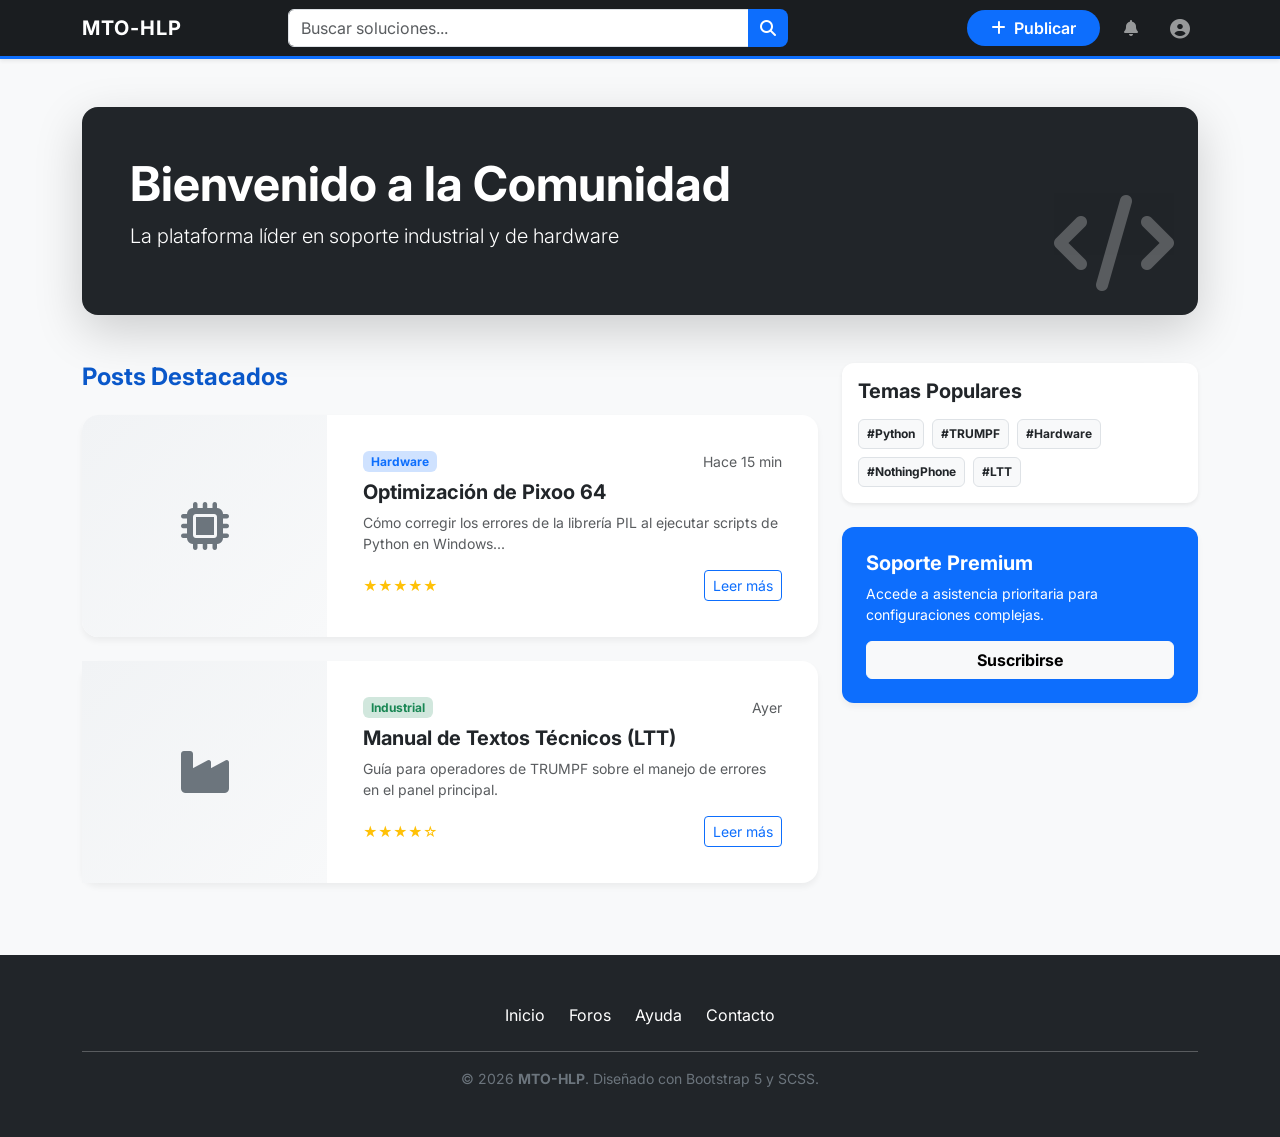
<file: index.html>
<!DOCTYPE html>
<html lang="es">
<head>
    <meta charset="UTF-8">
    <meta name="viewport" content="width=device-width, initial-scale=1.0">
    <title>MTO-HLP | Comunidad y Soporte Técnico</title>

    <link href="https://fonts.googleapis.com/css2?family=Inter:wght@400;600;700&display=swap" rel="stylesheet">
    
    <link href="https://cdn.jsdelivr.net/npm/bootstrap@5.3.3/dist/css/bootstrap.min.css" rel="stylesheet">
    
    <link rel="stylesheet" href="https://cdnjs.cloudflare.com/ajax/libs/font-awesome/6.5.1/css/all.min.css">
    
    <link rel="stylesheet" href="./css/style.css?v=1.1">
</head>
<body>

    <nav class="navbar navbar-expand-lg navbar-dark sticky-top shadow-sm">
        <div class="container">
            <a class="navbar-brand fw-bold" href="#">MTO-HLP</a>
            
            <button class="navbar-toggler" type="button" data-bs-toggle="collapse" data-bs-target="#navContent">
                <span class="navbar-toggler-icon"></span>
            </button>

            <div class="collapse navbar-collapse" id="navContent">
                <form class="d-flex mx-auto w-50 my-2 my-lg-0" role="search">
                    <div class="input-group">
                        <input class="form-control" type="search" placeholder="Buscar soluciones..." aria-label="Search">
                        <button class="btn btn-primary" type="submit">
                            <i class="fa-solid fa-magnifying-glass"></i>
                        </button>
                    </div>
                </form>

                <div class="navbar-nav ms-auto align-items-center gap-3">
                    <button class="btn btn-primary px-4 rounded-pill" data-bs-toggle="modal" data-bs-target="#modalPost">
                        <i class="fa-solid fa-plus me-1"></i> Publicar
                    </button>
                    <a href="#" class="nav-link" title="Notificaciones"><i class="fa-solid fa-bell"></i></a>
                    <a href="#" class="nav-link" title="Perfil"><i class="fa-solid fa-circle-user fa-lg"></i></a>
                </div>
            </div>
        </div>
    </nav>

    <main class="container py-5 main-container">
        
        <header class="row mb-5">
            <div class="col-12">
                <div class="p-5 bg-dark text-white rounded-4 shadow-lg position-relative overflow-hidden">
                    <div class="position-relative z-1">
                        <h1 class="display-5 fw-bold">Bienvenido a la Comunidad</h1>
                        <p class="lead">La plataforma líder en soporte industrial y de hardware</p>
                    </div>
                    <i class="fa-solid fa-code position-absolute end-0 bottom-0 m-4 opacity-25 fa-6x"></i>
                </div>
            </div>
        </header>

        <div class="row g-4">
            <section class="col-lg-8">
                <h2 class="h4 fw-bold mb-4 text-primary-dark">Posts Destacados</h2>

                <article class="post-card card mb-4 overflow-hidden">
                    <div class="row g-0 align-items-stretch">
                        <div class="col-md-4 image-placeholder-custom">
                            <i class="fa-solid fa-microchip fa-3x"></i>
                        </div>
                        <div class="col-md-8">
                            <div class="card-body">
                                <div class="d-flex justify-content-between mb-2">
                                    <span class="badge bg-primary-subtle text-primary">Hardware</span>
                                    <small class="text-muted">Hace 15 min</small>
                                </div>
                                <h5 class="fw-bold">Optimización de Pixoo 64</h5>
                                <p class="text-muted small">Cómo corregir los errores de la librería PIL al ejecutar scripts de Python en Windows...</p>
                                <div class="d-flex justify-content-between align-items-center mt-3">
                                    <span class="text-warning small">★★★★★</span>
                                    <a href="#" class="btn btn-outline-primary btn-sm">Leer más</a>
                                </div>
                            </div>
                        </div>
                    </div>
                </article>

                <article class="post-card card mb-4">
                    <div class="row g-0">
                        <div class="col-md-4 image-placeholder-custom">
                            <i class="fa-solid fa-industry fa-3x"></i>
                        </div>
                        <div class="col-md-8">
                            <div class="card-body">
                                <div class="d-flex justify-content-between mb-2">
                                    <span class="badge bg-success-subtle text-success">Industrial</span>
                                    <small class="text-muted">Ayer</small>
                                </div>
                                <h5 class="fw-bold">Manual de Textos Técnicos (LTT)</h5>
                                <p class="text-muted small">Guía para operadores de TRUMPF sobre el manejo de errores en el panel principal.</p>
                                <div class="d-flex justify-content-between align-items-center mt-3">
                                    <span class="text-warning small">★★★★☆</span>
                                    <a href="#" class="btn btn-outline-primary btn-sm">Leer más</a>
                                </div>
                            </div>
                        </div>
                    </div>
                </article>
            </section>

            <aside class="col-lg-4">
                <div class="card shadow-sm border-0 mb-4 p-3">
                    <h5 class="fw-bold mb-3">Temas Populares</h5>
                    <div class="d-flex flex-wrap gap-2">
                        <a href="#" class="badge bg-light text-dark border text-decoration-none p-2">#Python</a>
                        <a href="#" class="badge bg-light text-dark border text-decoration-none p-2">#TRUMPF</a>
                        <a href="#" class="badge bg-light text-dark border text-decoration-none p-2">#Hardware</a>
                        <a href="#" class="badge bg-light text-dark border text-decoration-none p-2">#NothingPhone</a>
                        <a href="#" class="badge bg-light text-dark border text-decoration-none p-2">#LTT</a>
                    </div>
                </div>

                <div class="card bg-primary text-white border-0 p-4">
                    <h5 class="fw-bold">Soporte Premium</h5>
                    <p class="small">Accede a asistencia prioritaria para configuraciones complejas.</p>
                    <button class="btn btn-light w-100 fw-bold">Suscribirse</button>
                </div>
            </aside>
        </div>
    </main>

    <footer class="bg-dark text-white py-5">
        <div class="container text-center">
            <div class="row mb-4">
                <div class="col-12 d-flex justify-content-center gap-4">
                    <a href="#" class="nav-link">Inicio</a>
                    <a href="#" class="nav-link">Foros</a>
                    <a href="#" class="nav-link">Ayuda</a>
                    <a href="#" class="nav-link">Contacto</a>
                </div>
            </div>
            <hr class="opacity-25">
            <p class="small text-secondary mb-0">© 2026 <strong>MTO-HLP</strong>. Diseñado con Bootstrap 5 y SCSS.</p>
        </div>
    </footer>

    <div class="modal fade" id="modalPost" tabindex="-1" aria-hidden="true">
        <div class="modal-dialog modal-dialog-centered">
            <div class="modal-content border-0 shadow-lg">
                <div class="modal-header bg-dark text-white border-0">
                    <h5 class="modal-title fw-bold">Crear Nuevo Post</h5>
                    <button type="button" class="btn-close btn-close-white" data-bs-dismiss="modal"></button>
                </div>
                <div class="modal-body p-4">
                    <form>
                        <div class="mb-3">
                            <label class="form-label fw-bold small">TÍTULO</label>
                            <input type="text" class="form-control border-2" required>
                        </div>
                        <div class="mb-3">
                            <label class="form-label fw-bold small">CATEGORÍA</label>
                            <select class="form-select border-2">
                                <option>Soporte Técnico</option>
                                <option>Desarrollo</option>
                                <option>Hardware</option>
                            </select>
                        </div>
                        <div class="mb-3">
                            <label class="form-label fw-bold small">MENSAJE</label>
                            <textarea class="form-control border-2" rows="4"></textarea>
                        </div>
                        <button type="submit" class="btn btn-primary w-100 py-2 fw-bold">PUBLICAR</button>
                    </form>
                </div>
            </div>
        </div>
    </div>

    <script src="https://cdn.jsdelivr.net/npm/bootstrap@5.3.3/dist/js/bootstrap.bundle.min.js"></script>
</body>
</html>
</file>
<file: css/style.css>
/* ==========================================================================
   MTO-HLP - Estilos Compilados (Basados en SCSS)
   ========================================================================== */

/* Importación de fuente profesional */
@import url('https://fonts.googleapis.com/css2?family=Inter:wght@400;600;700&display=swap');

/* ESTILOS GLOBALES */
body {
  font-family: 'Inter', sans-serif;
  background-color: #f8f9fa;
  color: #212529;
  overflow-x: hidden;
  margin: 0;
}

a {
  text-decoration: none;
  color: inherit;
}

/* CONTENEDOR CON ANIMACIÓN DE ENTRADA */
.main-container {
  animation: slideInUp 0.6s ease-out;
}

/* NAVBAR PERSONALIZADA */
.navbar {
  background-color: #1a1d20 !important;
  border-bottom: 3px solid #0d6efd;
}

.navbar .navbar-brand {
  letter-spacing: 1px;
  transition: all 0.3s ease-in-out;
}

.navbar .navbar-brand:hover {
  color: #73a9fe; /* Resultado de lighten($primary, 20%) */
}

.navbar .nav-link {
  transition: all 0.3s cubic-bezier(0.4, 0, 0.2, 1);
}

.navbar .nav-link:hover {
  transform: translateY(-2px);
  color: #ffffff !important;
}

/* POST CARDS (Estructura Dinámica) */
.post-card {
  border-radius: 1rem;
  background-color: #ffffff;
  border: none;
  box-shadow: 0 4px 6px rgba(0, 0, 0, 0.05);
  transition: all 0.3s ease-in-out;
}

.post-card:hover {
  transform: translateY(-5px);
  box-shadow: 0 10px 20px rgba(0, 0, 0, 0.1);
}

.post-card .card-body {
  padding: 2.25rem; /* Resultado de $spacer * 1.5 + margen adicional */
}

.post-card .image-placeholder-custom {
  background: linear-gradient(135deg, #f1f3f5 0%, #f8f9fa 100%);
  min-height: 180px;
  display: flex;
  justify-content: center;
  align-items: center;
}

.post-card .image-placeholder-custom i {
  transition: all 0.3s cubic-bezier(0.4, 0, 0.2, 1);
  color: #6c757d;
}

.post-card:hover .image-placeholder-custom i {
  transform: scale(1.2) rotate(5deg);
  color: #0d6efd;
}

/* BOTONES PERSONALIZADOS */
.btn-primary {
  transition: all 0.3s cubic-bezier(0.4, 0, 0.2, 1);
  border-radius: 0.5rem;
  font-weight: 600;
  background-color: #0d6efd;
  border: none;
}

.btn-primary:hover {
  transform: scale(1.05);
  filter: brightness(1.1);
  background-color: #0d6efd;
}

/* UTILIDADES (Generadas con operadores SCSS) */
.text-primary-dark {
  color: #0a58ca; /* Resultado de darken($primary, 15%) */
}

.margin-custom {
  margin: 2rem; /* Resultado de $spacer * 2 */
}

/* KEYFRAMES PARA ANIMACIONES */
@keyframes slideInUp {
  from {
    transform: translateY(30px);
    opacity: 0;
  }
  to {
    transform: translateY(0);
    opacity: 1;
  }
}

/* AJUSTES PARA SIDEBAR STICKY */
aside .card {
  border-radius: 0.75rem;
  border: none;
  box-shadow: 0 4px 6px rgba(0, 0, 0, 0.05);
}

.list-group-item {
  border-color: #f1f3f5;
  padding: 1rem;
  transition: background-color 0.2s;
}

.list-group-item:hover {
  background-color: #f8f9fa;
}
</file>
